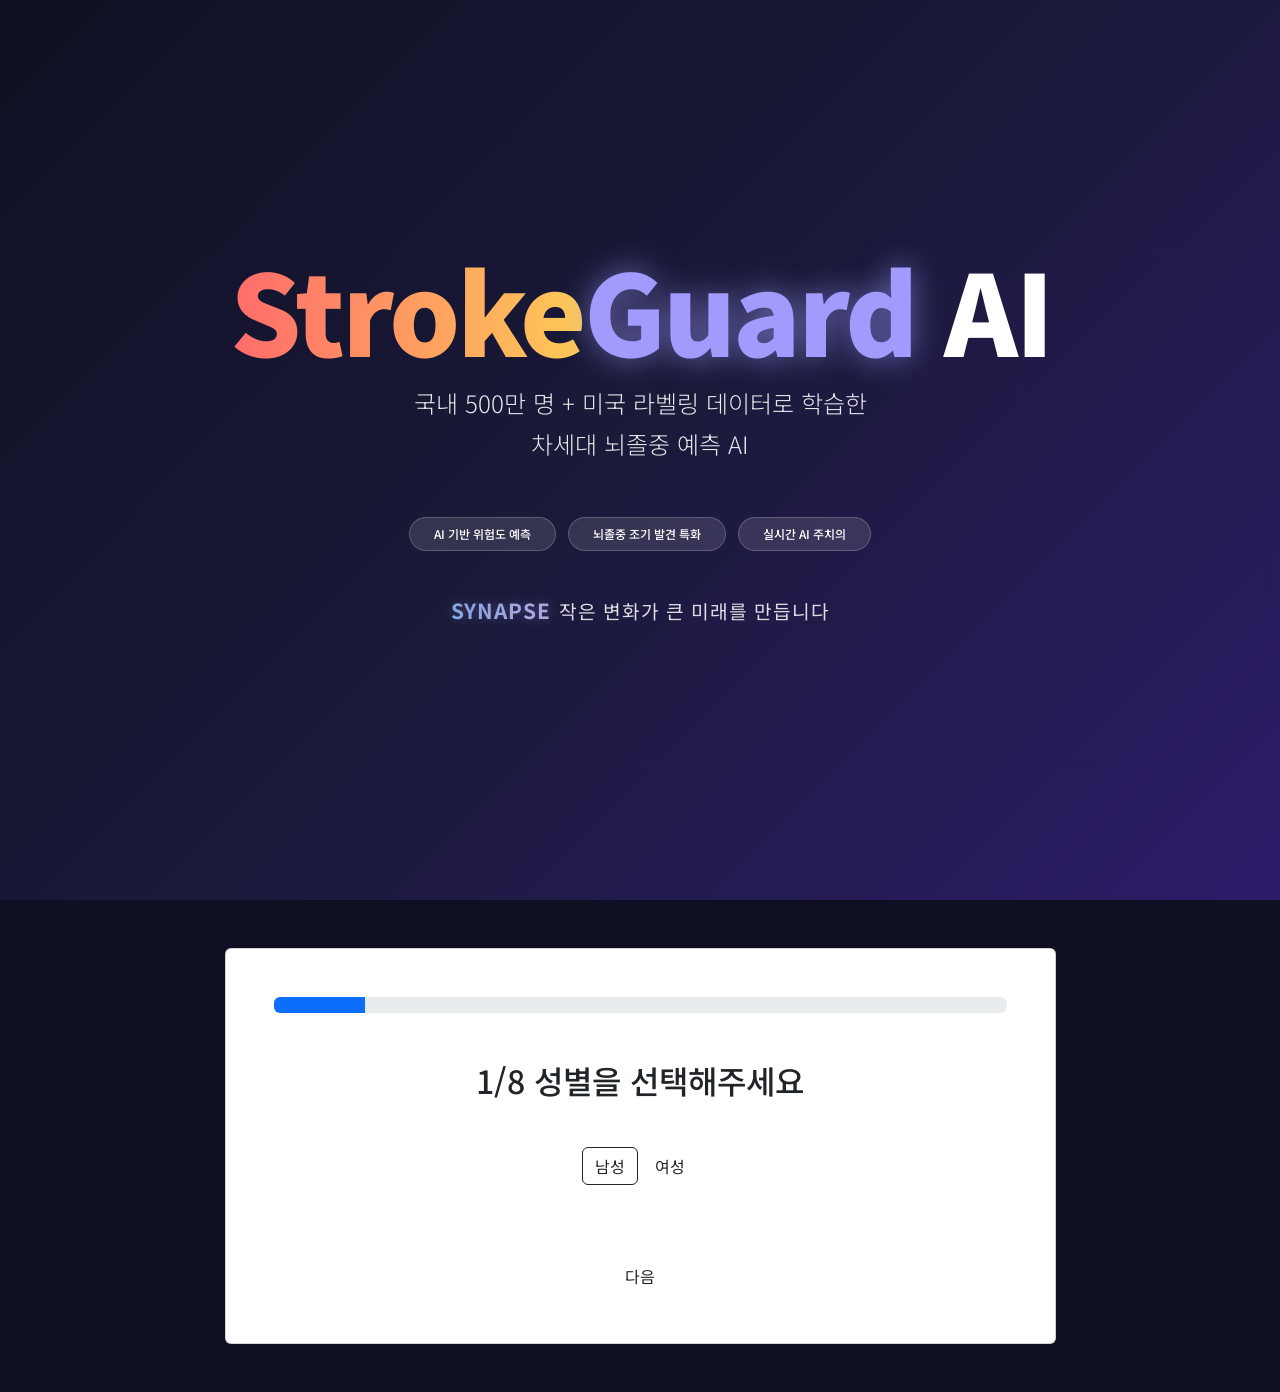
<file: templates/index.html>
<!DOCTYPE html>
<html lang="ko">
<head>
    <meta charset="UTF-8">
    <meta name="viewport" content="width=device-width, initial-scale=1">
    <title>StrokeGuard AI</title>

    <link href="https://cdn.jsdelivr.net/npm/bootstrap@5.3.3/dist/css/bootstrap.min.css" rel="stylesheet">
    <link href="https://fonts.googleapis.com/css2?family=Noto+Sans+KR:wght@300;400;500;700&display=swap" rel="stylesheet">
    <link href="https://cdnjs.cloudflare.com/ajax/libs/font-awesome/6.5.0/css/all.min.css" rel="stylesheet">

    <style>
        body {margin:0;background:#0f0f23;color:white;font-family:'Noto Sans KR',sans-serif;overflow-x:hidden}

        .hero{
            min-height:100vh;
            background:linear-gradient(135deg,#0f0f23 0%,#1a1a3a 50%,#2d1b69 100%);
            display:flex;align-items:center;justify-content:center;position:relative
        }
        .hero::before{
            content:'';position:absolute;top:0;left:0;right:0;bottom:0;
            background:url('https://images.unsplash.com/photo-1638207213803-3c093c7cd506?auto=format&fit=crop&q=80') center/cover;opacity:0.15
        }
        .hero-content{position:relative;z-index:2;max-width:900px;text-align:center;padding:0 20px}

        .title{font-size:clamp(4rem,10vw,7rem);font-weight:900;letter-spacing:-3px;margin:0 0 1.5rem;line-height:0.9;}
        .stroke{background:linear-gradient(90deg,#ff6b6b,#feca57);-webkit-background-clip:text;-webkit-text-fill-color:transparent;}
        .guard{color:#a29bfe;text-shadow:0 0 30px rgba(162,155,254,0.6)}

        .subtitle{font-size:1.5rem;font-weight:300;margin-bottom:3rem;opacity:0.9;line-height:1.7}

        .badge{
            background:rgba(255,255,255,0.12);
            backdrop-filter:blur(10px);
            border:1px solid rgba(255,255,255,0.2);
            padding:10px 24px;border-radius:50px;font-weight:500;margin:4px
        }

        /* 시냅스 문구 - 캡처 디자인 재현 */
        .tagline{
            margin-top:40px;
            font-size:1.2rem;
            opacity:0.85;
            letter-spacing:1px;
        }
        .tagline .icon{
            font-weight:700;
            font-size:1.3rem;
            margin-right:8px;
            background:linear-gradient(135deg,#8ec5fc,#e0c3fc);
            -webkit-background-clip:text;
            -webkit-text-fill-color:transparent;
            text-shadow:0 0 12px rgba(160,160,255,0.4);
        }

        /* 결과창 색감 개선 */
        .result-high{
            background:linear-gradient(135deg,#ff4d4d,#ff7b6b,#ff9966) !important;
        }
        .result-low{
            background:linear-gradient(135deg,#3aa0ff,#5bbcff,#6bc1ff) !important;
        }

        .result-text-box{
            word-break:break-word;
            white-space:pre-line;
            font-size:1.45rem;
            line-height:1.8;
            padding:25px;
            margin-top:15px;
        }
    </style>
</head>

<body>

<!-- HERO -->
<div class="hero">
    <div class="hero-content">

        <h1 class="title"><span class="stroke">Stroke</span><span class="guard">Guard</span> AI</h1>

        <p class="subtitle">국내 500만 명 + 미국 라벨링 데이터로 학습한<br>차세대 뇌졸중 예측 AI</p>

        <div class="badges">
            <span class="badge">AI 기반 위험도 예측</span>
            <span class="badge">뇌졸중 조기 발견 특화</span>
            <span class="badge">실시간 AI 주치의</span>
        </div>

        <p class="tagline text-center">
            <span class="icon">SYNAPSE</span>작은 변화가 큰 미래를 만듭니다
        </p>

    </div>
</div>


<!-- SURVEY -->
<div class="container my-5" id="survey">
    <div class="row justify-content-center">
        <div class="col-lg-9">
            <div class="card p-5">

                <div class="progress mb-5"><div class="progress-bar" id="prog" style="width:12.5%"></div></div>
                <h2 class="text-center mb-5" id="question">1/8 성별을 선택해주세요</h2>

                <div id="step1" class="text-center mb-4">
                    <button class="btn btn-opt active" data-value="1">남성</button>
                    <button class="btn btn-opt" data-value="2">여성</button>
                </div>

                <div id="step2" class="d-none text-center">
                    <input type="number" class="form-control form-control-lg text-center" id="age" placeholder="나이 (예: 65)">
                </div>

                <div id="step3" class="d-none text-center">
                    <input type="number" class="form-control form-control-lg text-center" id="height" placeholder="키 (cm)">
                    <input type="number" class="form-control form-control-lg text-center mt-3" id="weight" placeholder="몸무게 (kg)">
                </div>

                <div id="step4" class="d-none text-center"><input type="number" class="form-control form-control-lg text-center" id="sbp" placeholder="수축기 혈압 (예: 140)"></div>
                <div id="step5" class="d-none text-center"><input type="number" class="form-control form-control-lg text-center" id="dbp" placeholder="이완기 혈압 (예: 90)"></div>
                <div id="step6" class="d-none text-center"><input type="number" class="form-control form-control-lg text-center" id="glucose" placeholder="공복 혈당 (예: 120)"></div>

                <div id="step7" class="d-none text-center mb-4">
                    <p class="fs-3 fw-bold mb-4">흡연하시나요?</p>
                    <button class="btn btn-opt active" data-value="0">아니오</button>
                    <button class="btn btn-opt" data-value="1">예</button>
                </div>

                <div id="step8" class="d-none text-center mb-4">
                    <p class="fs-3 fw-bold mb-4">음주하시나요?</p>
                    <button class="btn btn-opt active" data-value="0">아니오</button>
                    <button class="btn btn-opt" data-value="1">예</button>
                </div>

                <div class="text-center mt-5">
                    <button id="prev" class="btn btn-outline-secondary btn-lg me-4 d-none">이전</button>
                    <button id="next" class="btn btn-step">다음</button>
                    <button id="submit" class="btn btn-danger btn-lg d-none">지금 예측하기</button>
                </div>

            </div>
        </div>
    </div>
</div>

<!-- RESULT -->
<div class="container my-5 d-none" id="result">
    <div class="row justify-content-center">
        <div class="col-lg-8">
            <div class="card p-5 text-white text-center" id="resultCard"></div>
        </div>
    </div>
</div>

<script>
const questions = [
    "성별을 선택해주세요",
    "나이를 입력해주세요",
    "키와 몸무게를 입력해주세요 (BMI 자동 계산)",
    "수축기 혈압을 입력해주세요",
    "이완기 혈압을 입력해주세요",
    "공복 혈당을 입력해주세요",
    "흡연하시나요?",
    "음주하시나요?"
];

let step = 1;
const data = { gender:1, smoking:0, drinking:0 };

document.querySelectorAll(".btn-opt").forEach(b=>{
    b.onclick = ()=> {
        b.parentNode.querySelectorAll(".btn-opt").forEach(x=>x.classList.remove("active"));
        b.classList.add("active");
    }
});

document.getElementById("next").onclick = ()=>{

    if(step===1) data.gender = document.querySelector("#step1 .active").dataset.value;
    if(step===7) data.smoking = document.querySelector("#step7 .active").dataset.value;
    if(step===8) data.drinking = document.querySelector("#step8 .active").dataset.value;

    if(step===2){
        let age = document.getElementById("age").value;
        if(!age){alert("나이를 입력해주세요");return;}
        data.age = parseFloat(age);
    }

    if(step===3){
        let h = document.getElementById("height").value;
        let w = document.getElementById("weight").value;
        if(!h || !w){ alert("키와 몸무게를 모두 입력해주세요"); return; }
        data.bmi = (w / ((h/100)**2)).toFixed(1);
    }

    if(step===4){
        let v = document.getElementById("sbp").value;
        if(!v){alert("수축기 혈압을 입력해주세요");return;}
        data.sbp = parseFloat(v);
    }

    if(step===5){
        let v = document.getElementById("dbp").value;
        if(!v){alert("이완기 혈압을 입력해주세요");return;}
        data.dbp = parseFloat(v);
    }

    if(step===6){
        let v = document.getElementById("glucose").value;
        if(!v){alert("공복 혈당을 입력해주세요");return;}
        data.glucose = parseFloat(v);
    }

    if(step < 8){
        document.getElementById("step"+step).classList.add("d-none");
        step++;
        document.getElementById("step"+step).classList.remove("d-none");

        document.getElementById("question").innerText = step+"/8 "+questions[step-1];
        document.getElementById("prog").style.width = (step/8)*100 + "%";
        document.getElementById("prev").classList.remove("d-none");

        if(step===8){
            document.getElementById("next").classList.add("d-none");
            document.getElementById("submit").classList.remove("d-none");
        }
    }
};

document.getElementById("prev").onclick = ()=>{
    document.getElementById("step"+step).classList.add("d-none");
    step--;
    document.getElementById("step"+step).classList.remove("d-none");

    document.getElementById("question").innerText = step+"/8 "+questions[step-1];
    document.getElementById("prog").style.width = (step/8)*100 + "%";

    if(step===1) document.getElementById("prev").classList.add("d-none");
    document.getElementById("submit").classList.add("d-none");
    document.getElementById("next").classList.remove("d-none");
};

document.getElementById("submit").onclick = ()=>{

    document.getElementById("survey").classList.add("d-none");
    document.getElementById("result").classList.remove("d-none");

    document.getElementById("resultCard").innerHTML = `
        <h2>AI가 분석 중입니다...</h2>
        <div class="spinner-border text-light" style="width:4rem;height:4rem"></div>
        <p class="mt-4 fs-4">잠시만 기다려주세요</p>
    `;

    fetch("/predict", {
        method:"POST",
        headers:{ "Content-Type":"application/json" },
        body:JSON.stringify(data)
    })
    .then(r=>r.json())
    .then(res=>{
        const card = document.getElementById("resultCard");

        card.classList.remove("result-high","result-low");
        card.classList.add(res.risk_class);

        card.innerHTML = `
            <h1 class="display-1 fw-bold mb-3">${res.prob}%</h1>
            <h2 class="display-5 mb-4">${res.risk_text}군</h2>

            <div class="result-text-box">${res.advice}</div>

            <p class="mt-4" style="font-size:1rem;opacity:0.85;">
                조언 생성 모델: <strong>Groq LLaMA-3.1-8B-Instant</strong>
            </p>

            <button class="btn btn-light btn-lg mt-5 px-5" onclick="location.reload()">다시 검사하기</button>
        `;
    })
    .catch(()=>{
        document.getElementById("resultCard").innerHTML = `
            <h2>서버 오류 발생</h2>
            <button class="btn btn-light mt-4" onclick="location.reload()">다시 시도</button>
        `;
    });
};
</script>

</body>
</html>
</file>
